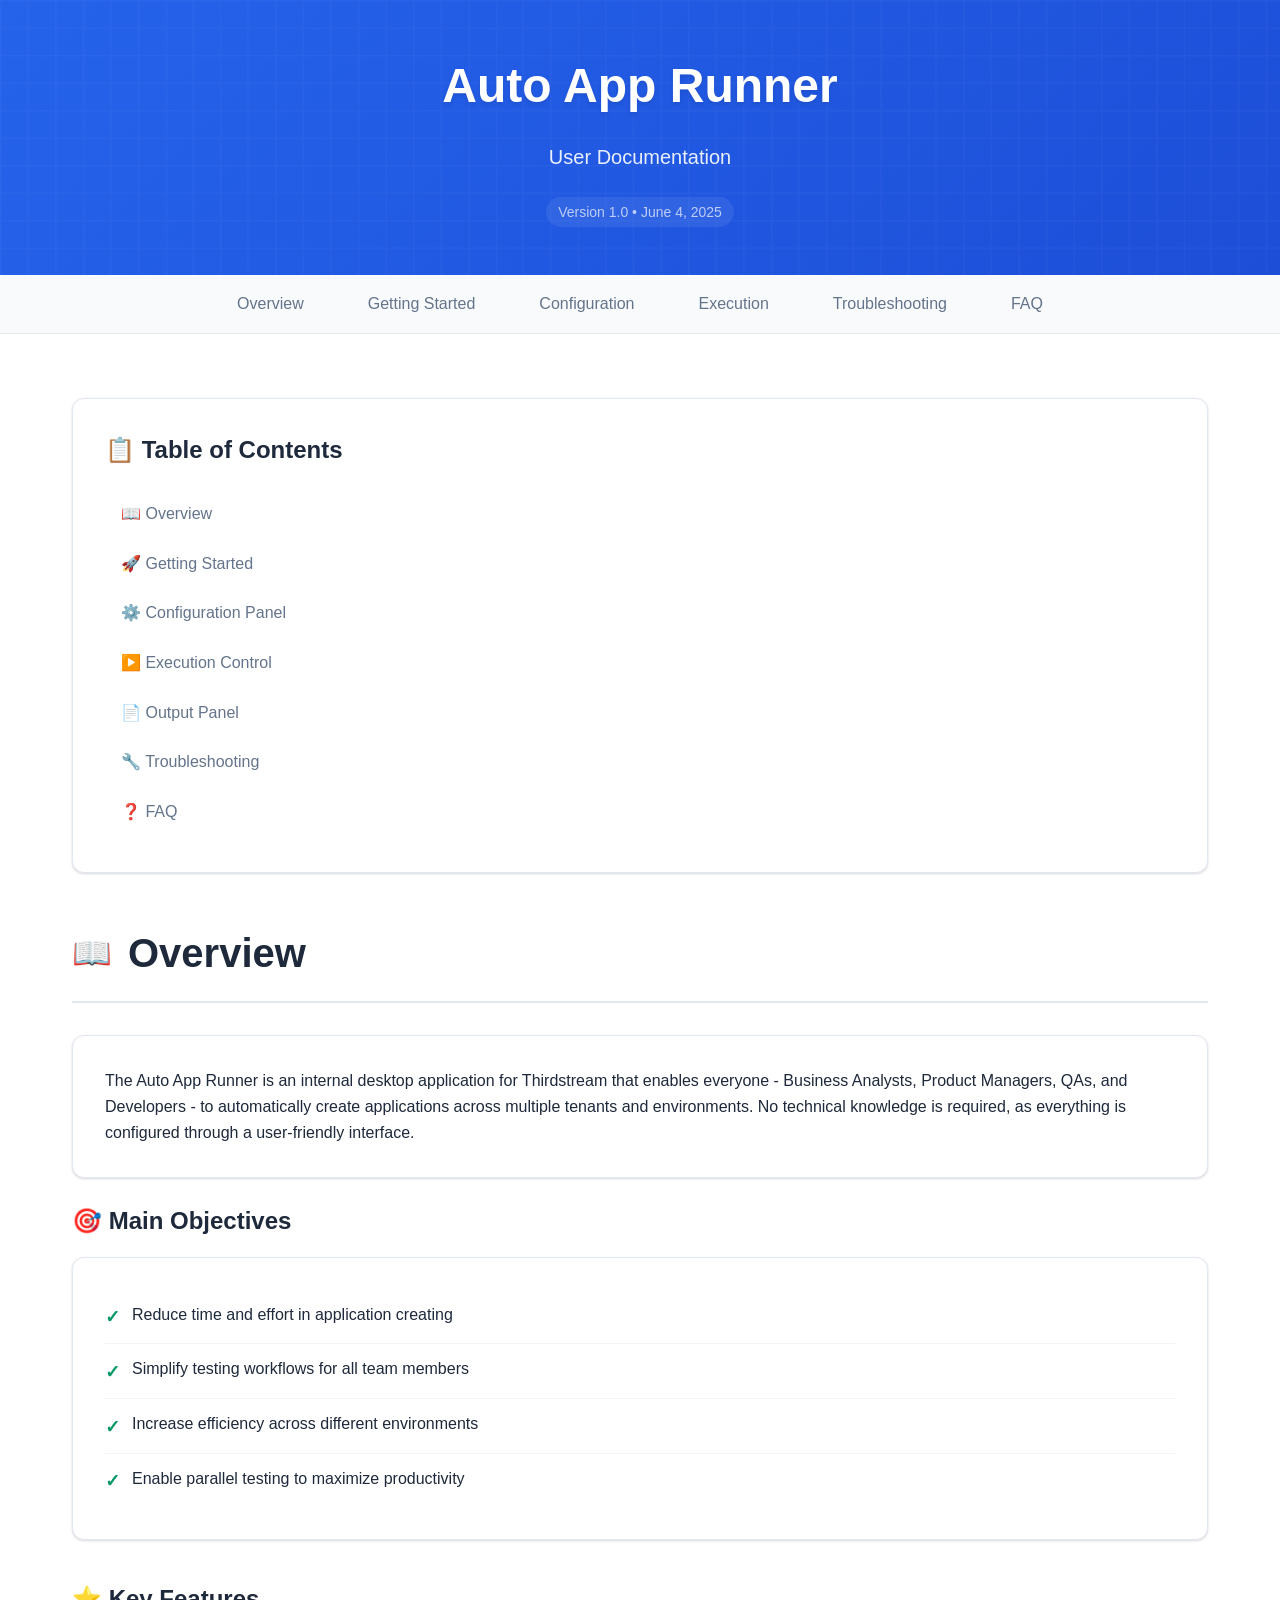
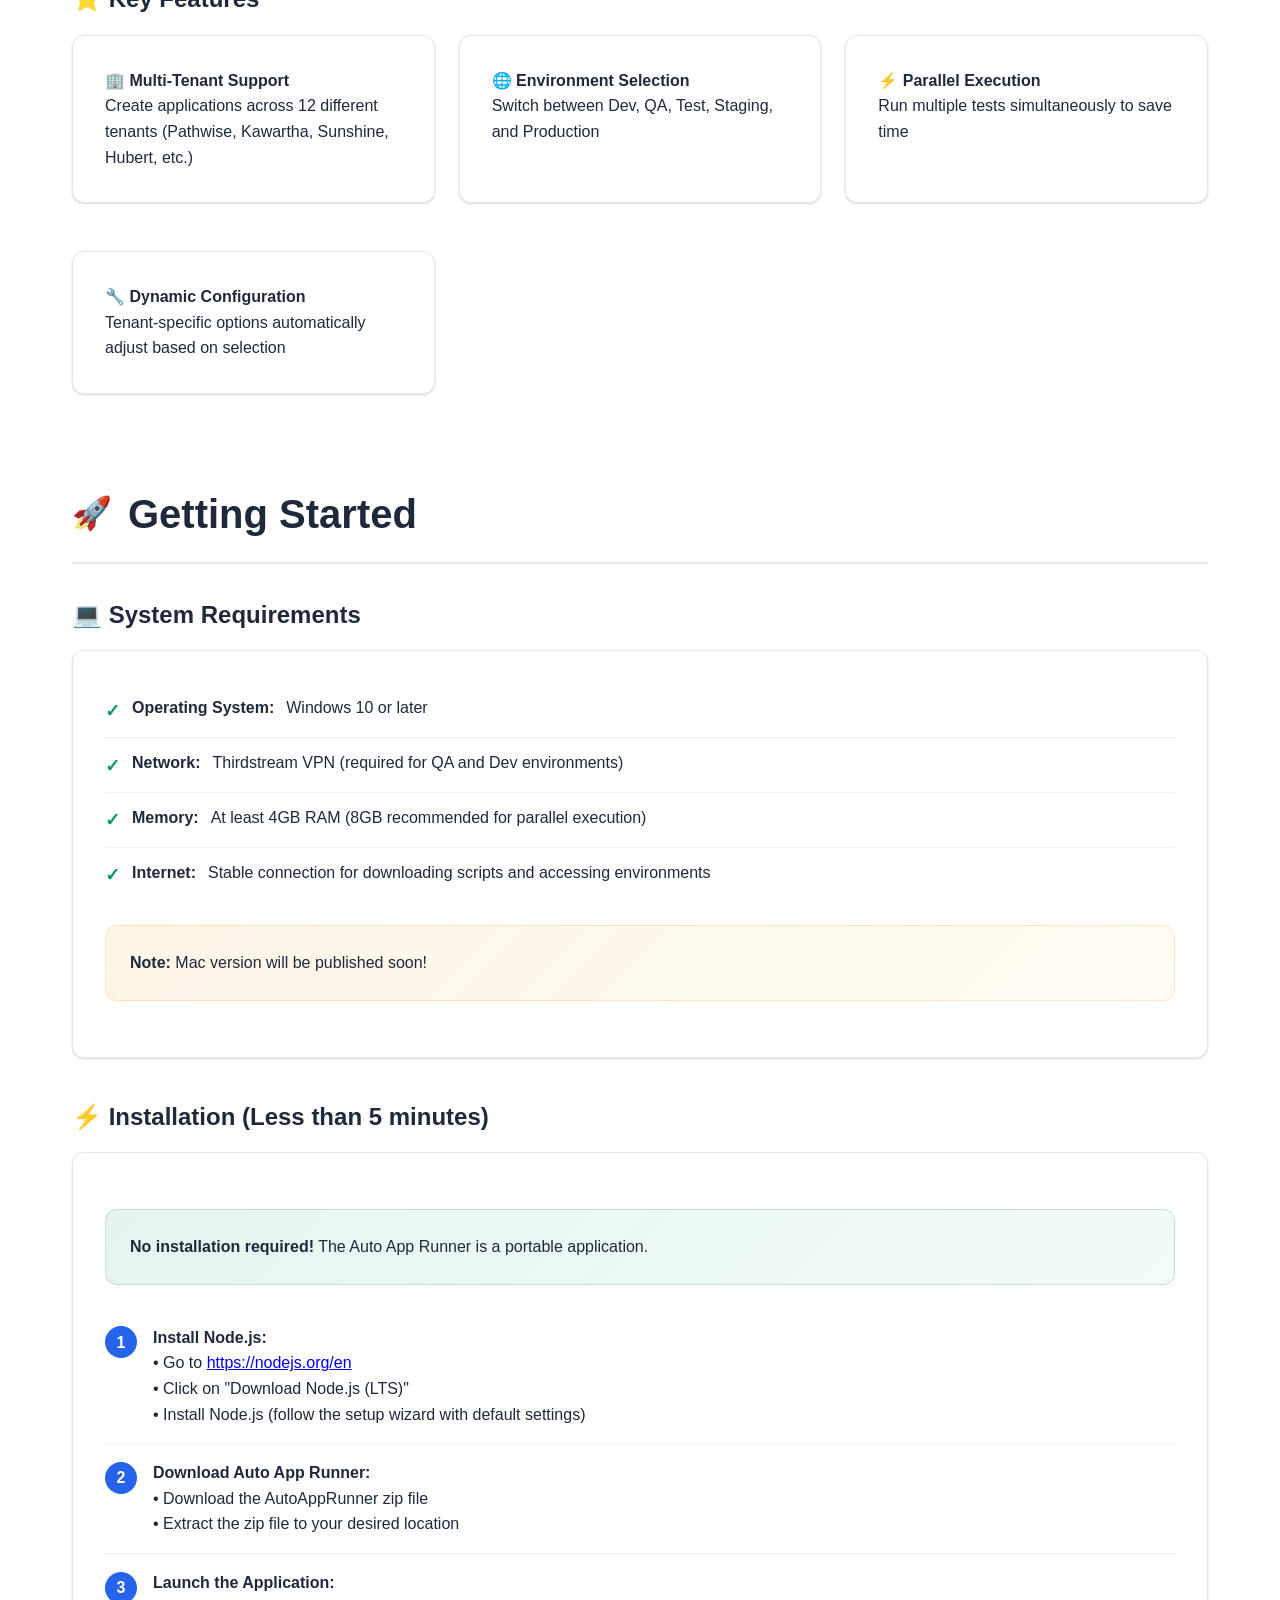
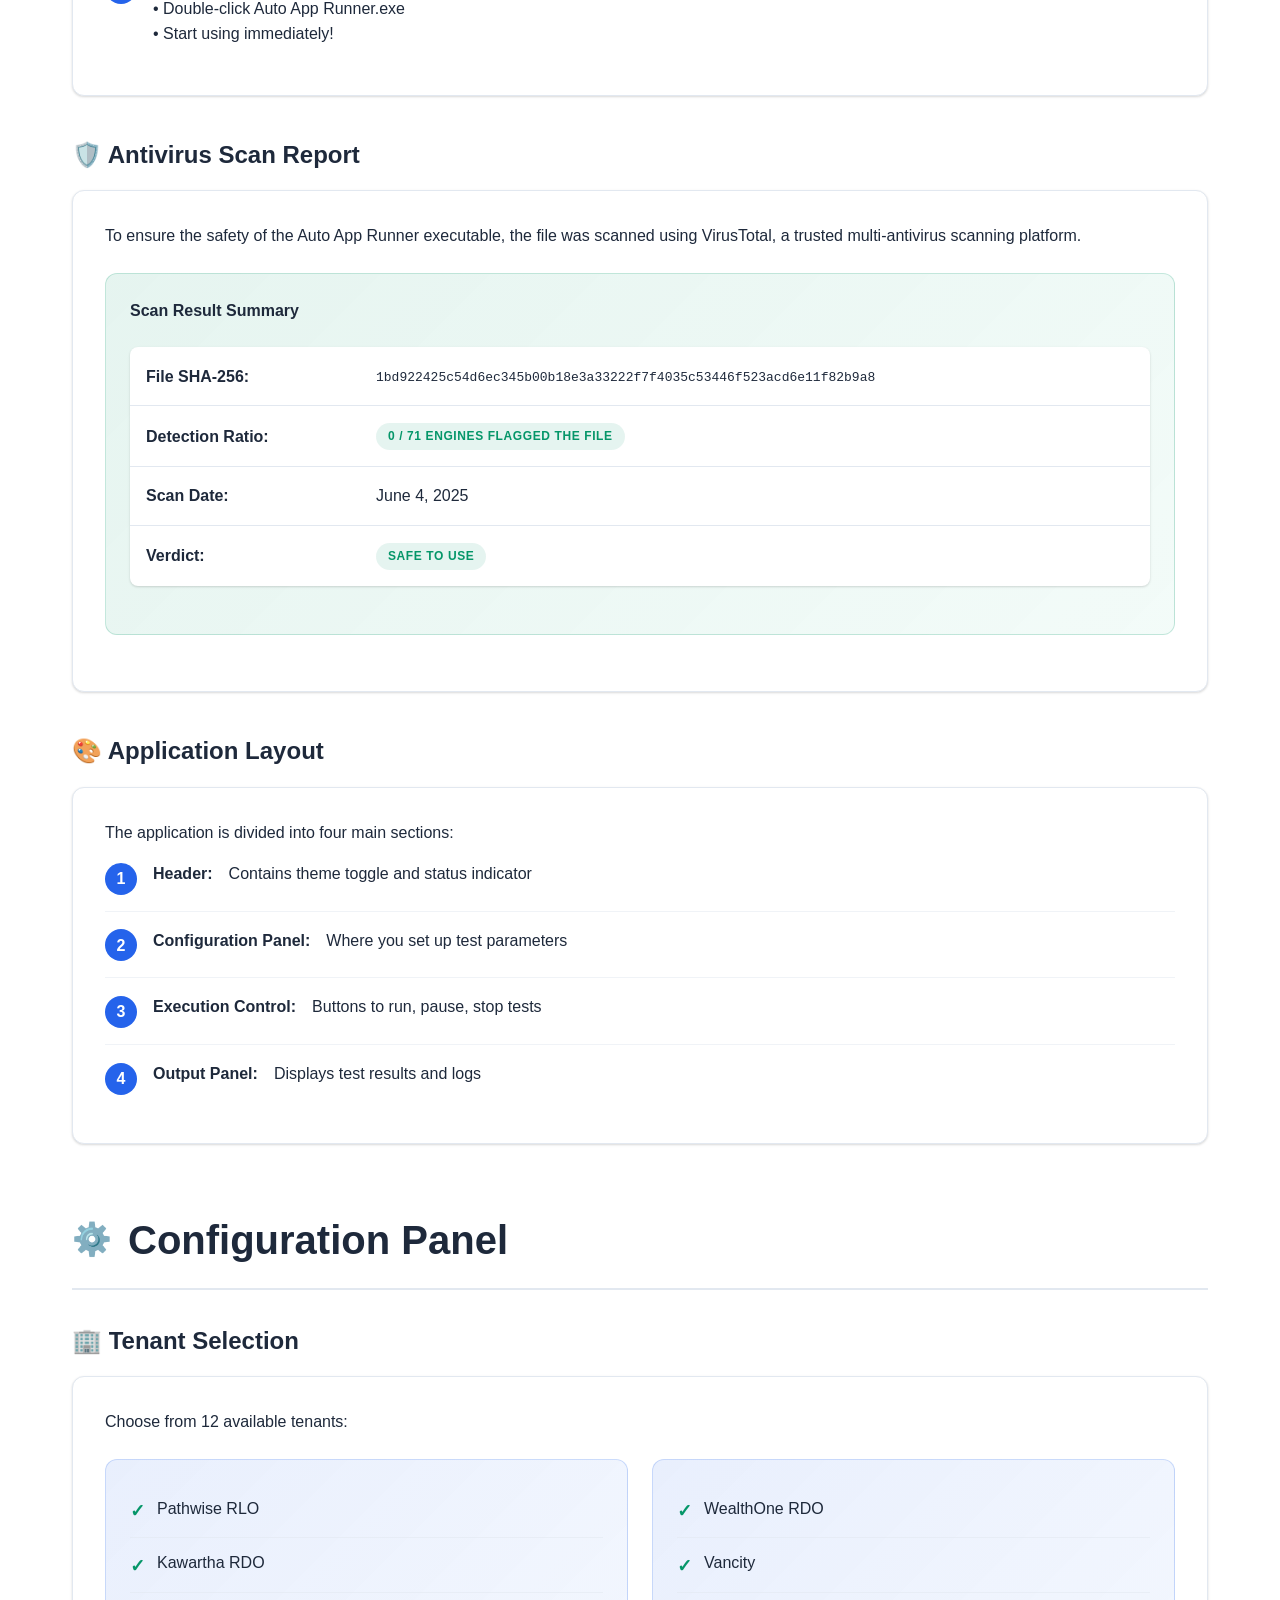
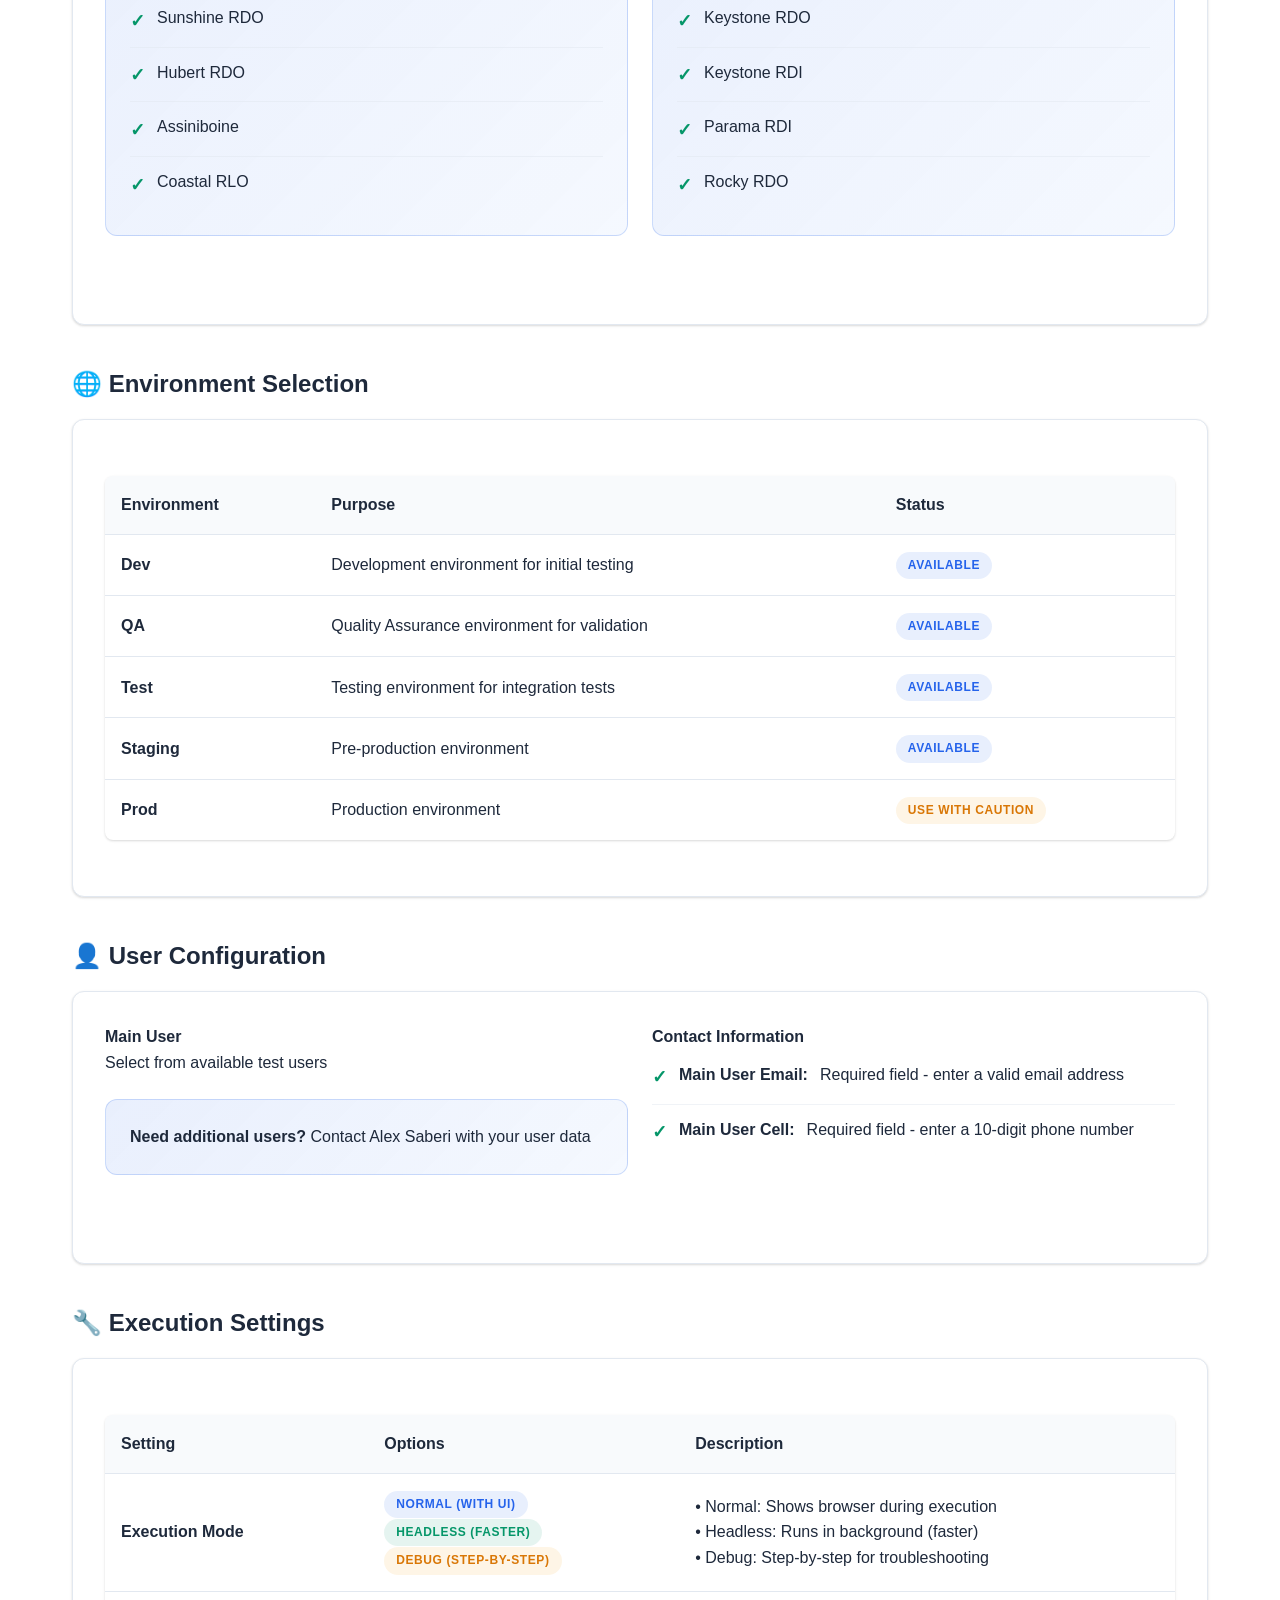
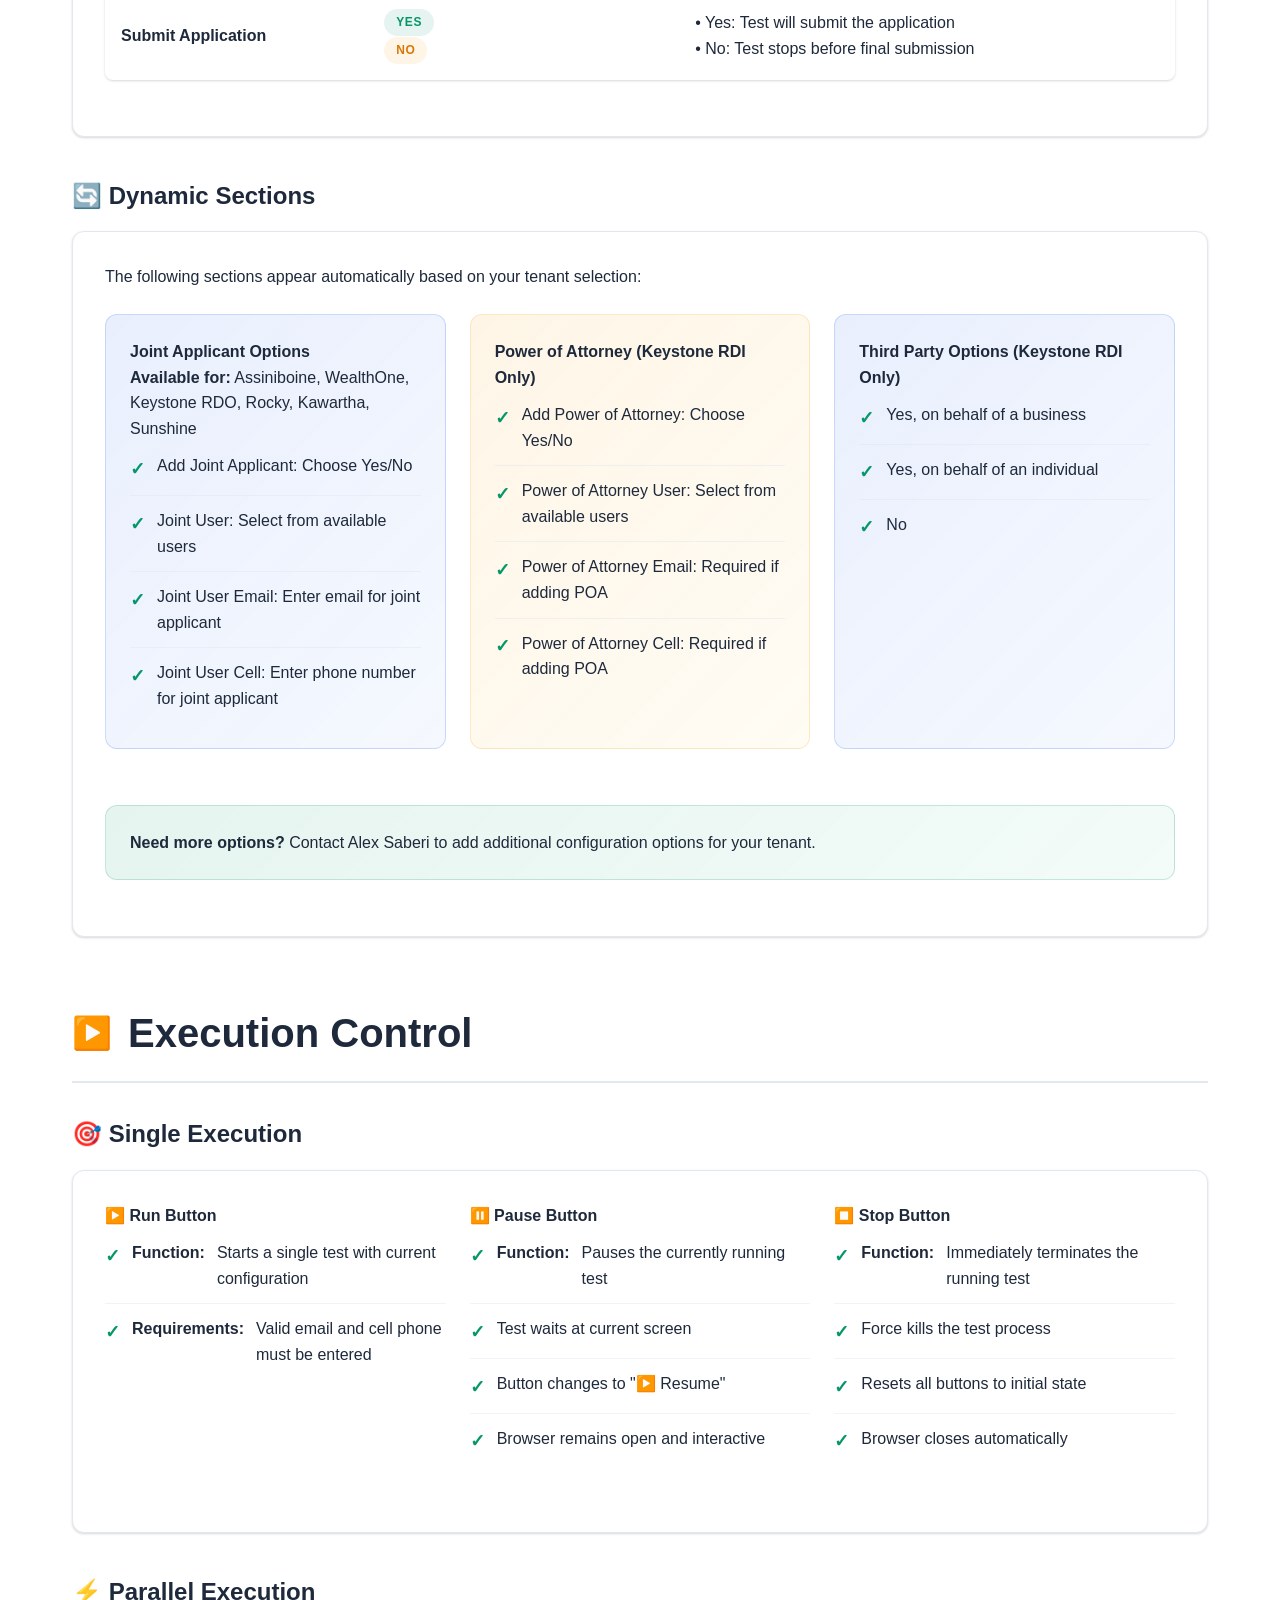
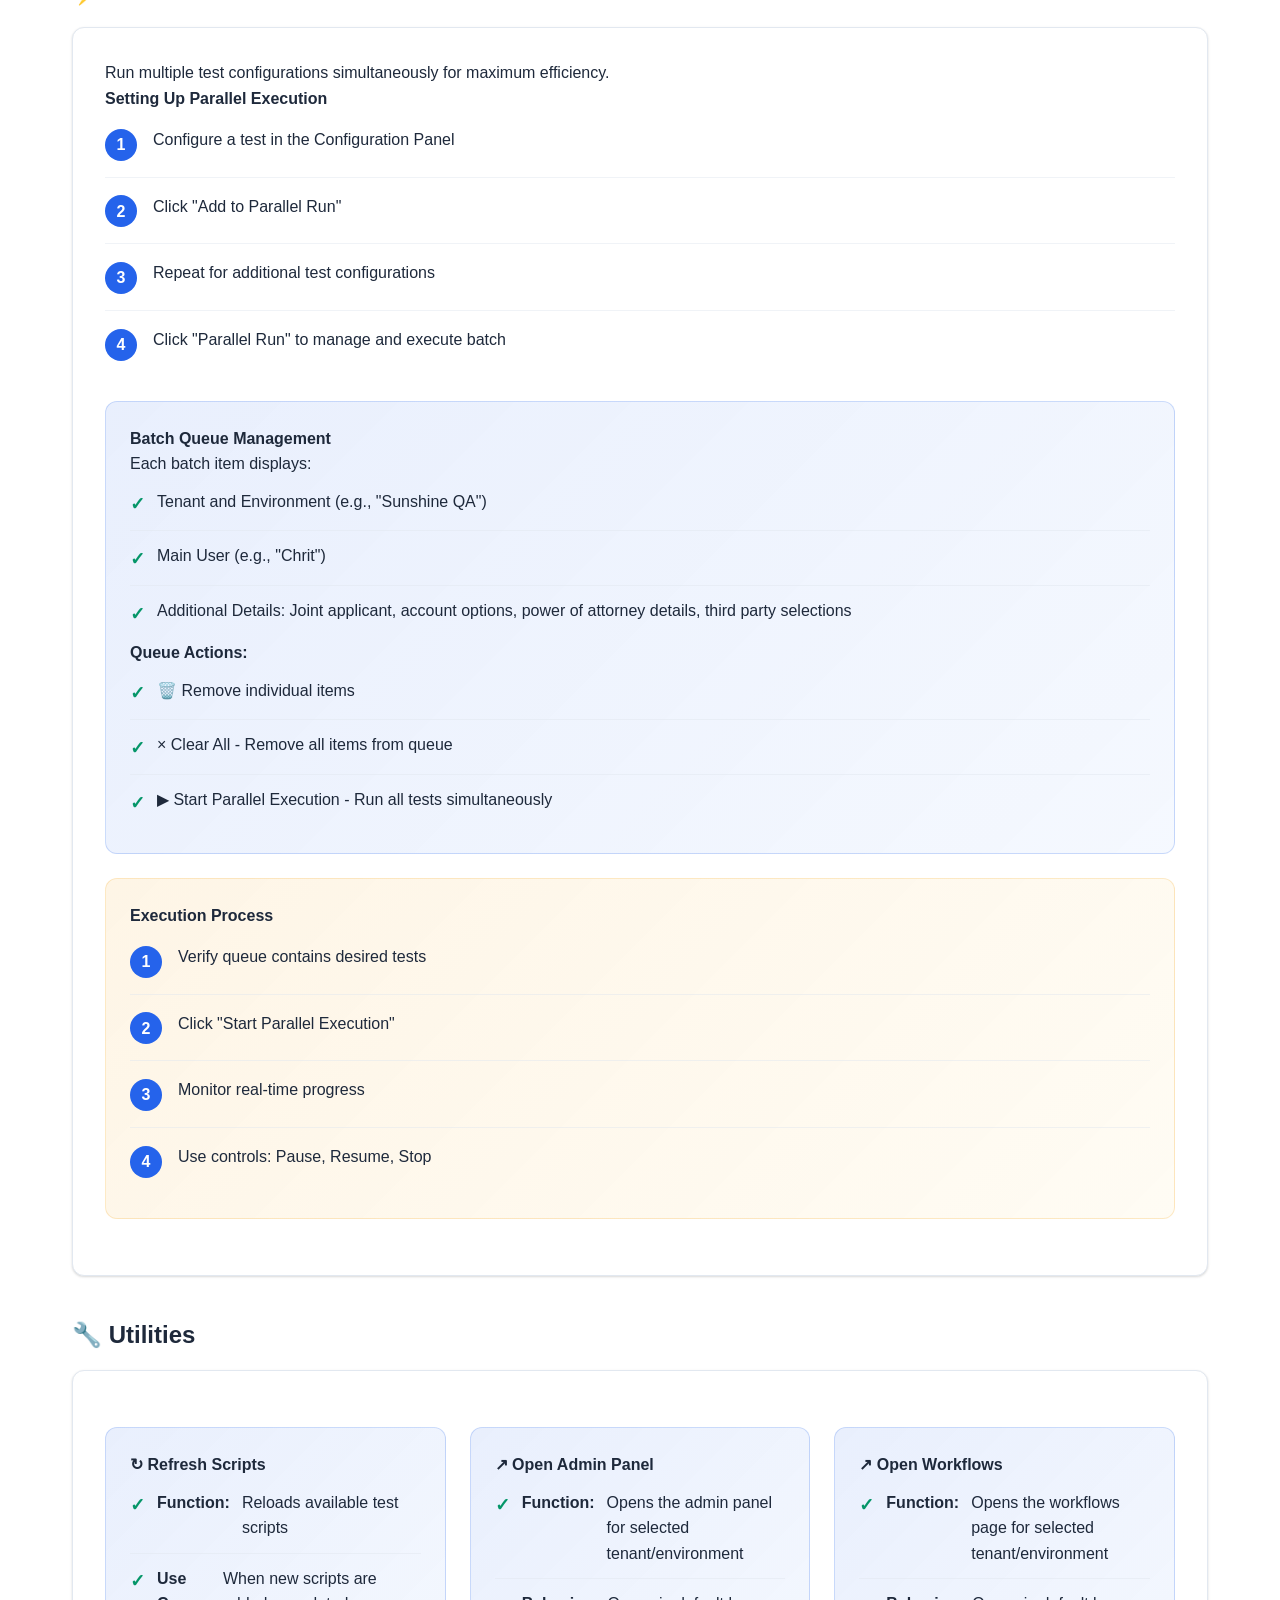
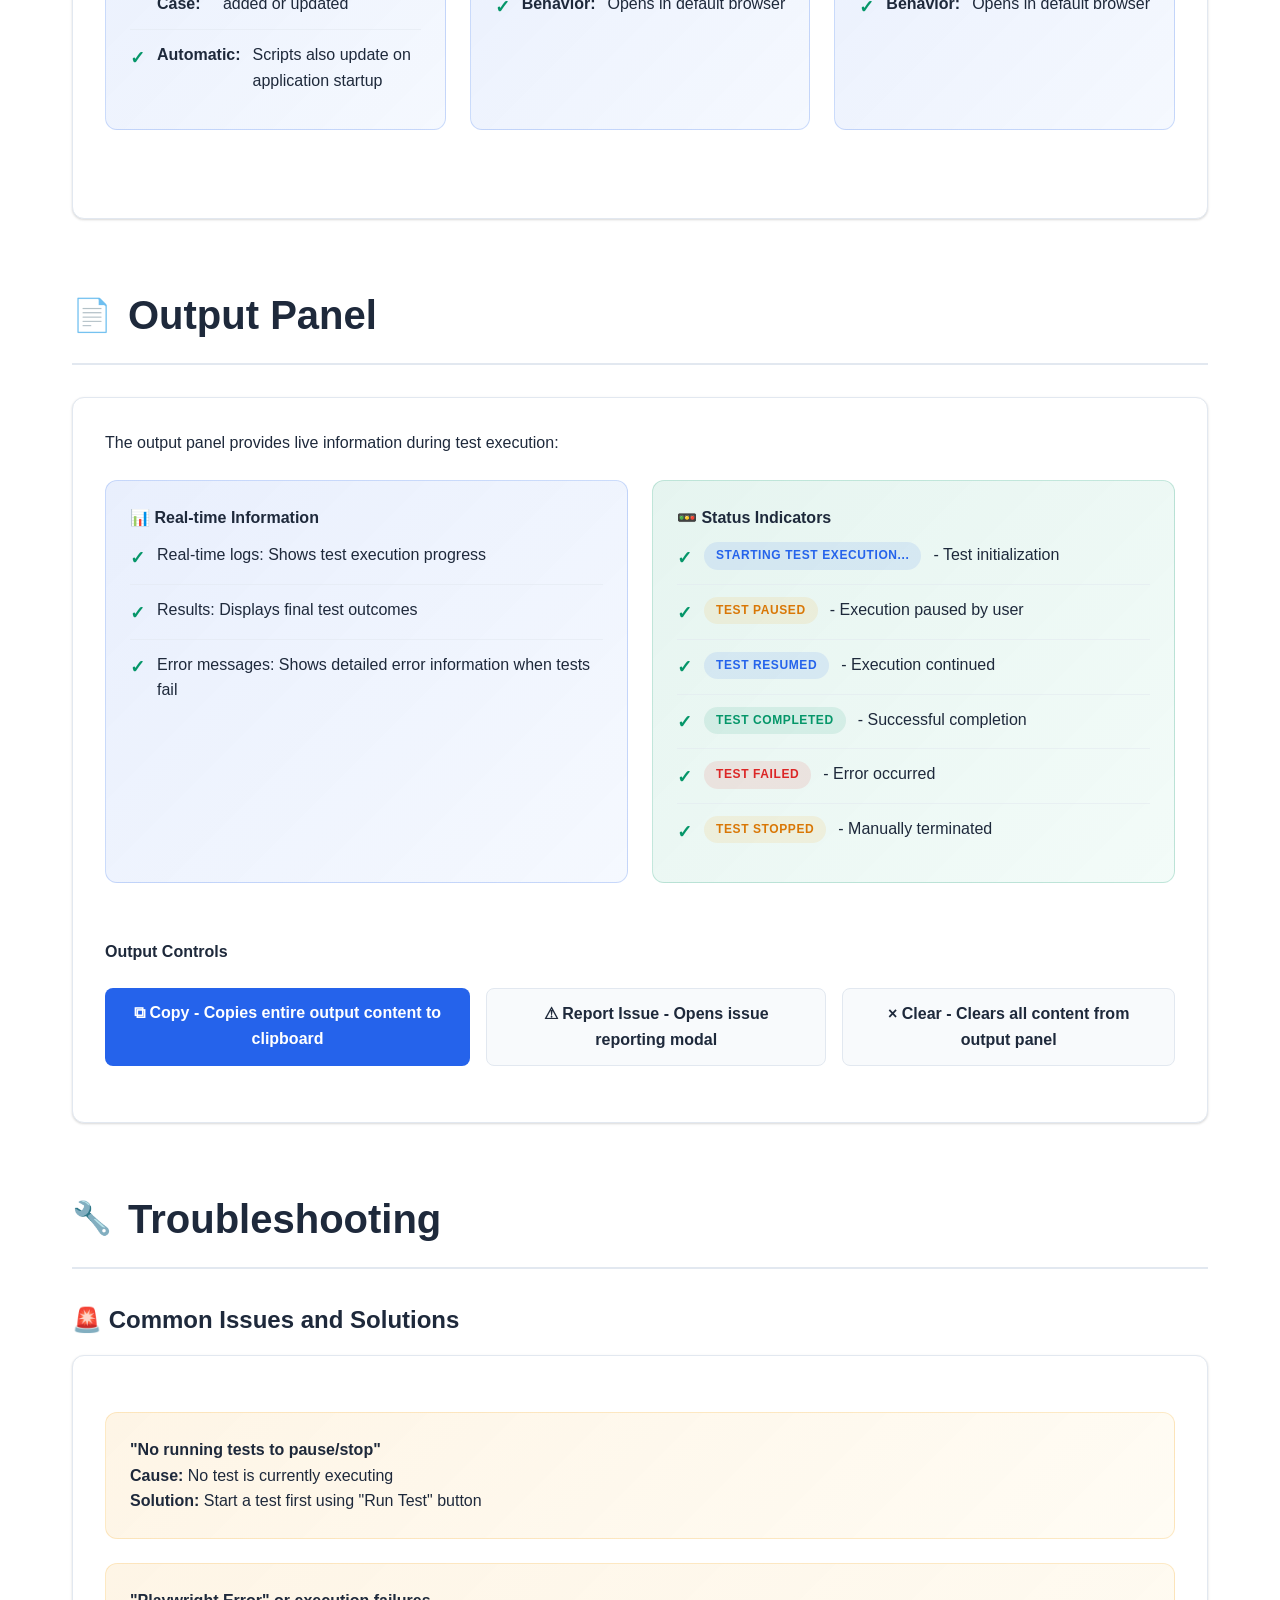
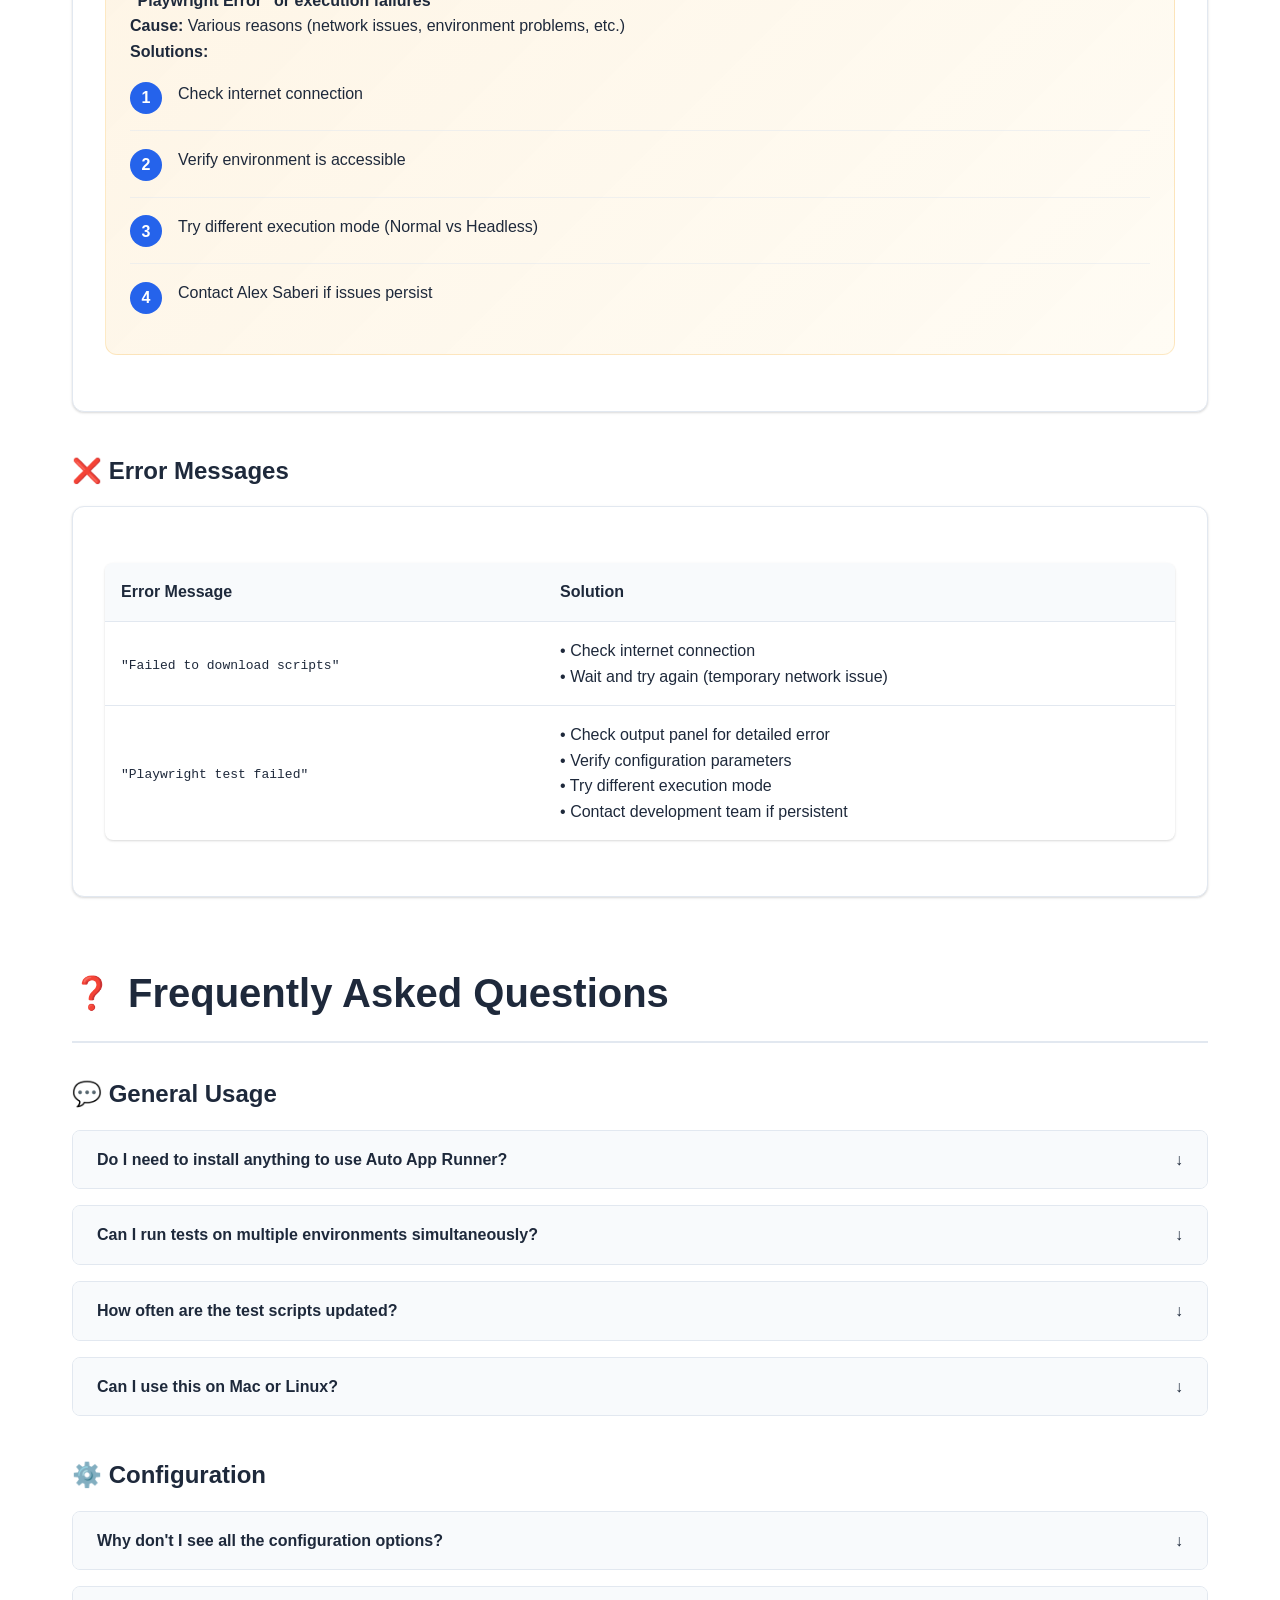
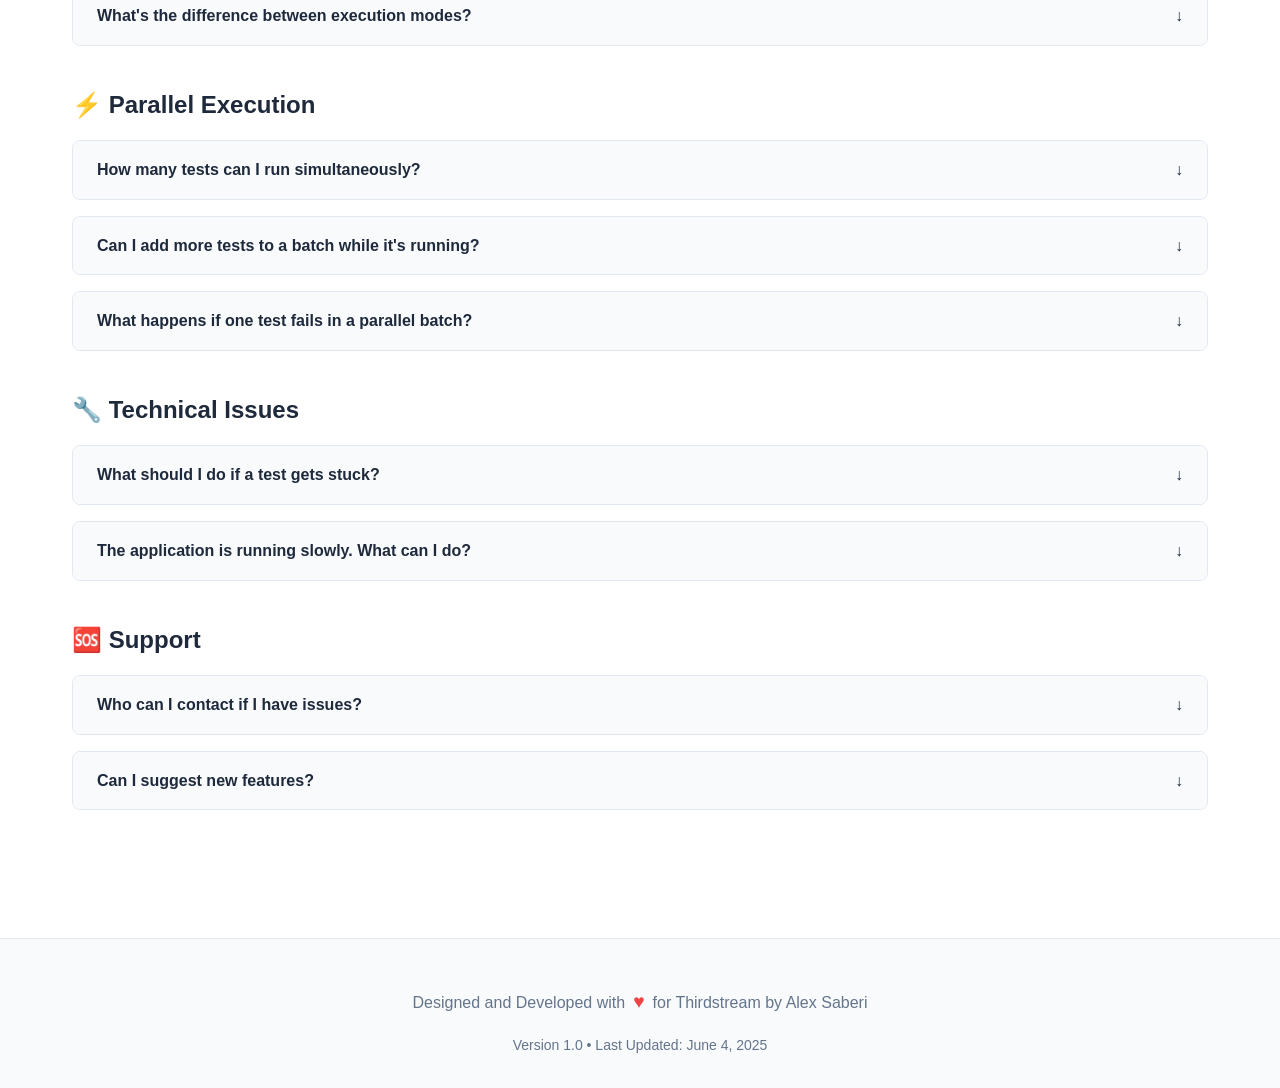
<file: docs.html>
<!DOCTYPE html>
<html lang="en">
<head>
    <meta charset="UTF-8">
    <meta name="viewport" content="width=device-width, initial-scale=1.0">
    <title>Auto App Runner - User Documentation</title>
    <style>
        :root {
            --primary-color: #2563eb;
            --secondary-color: #64748b;
            --success-color: #059669;
            --warning-color: #d97706;
            --error-color: #dc2626;
            --background-color: #ffffff;
            --surface-color: #f8fafc;
            --text-primary: #1e293b;
            --text-secondary: #64748b;
            --border-color: #e2e8f0;
            --shadow: 0 1px 3px 0 rgba(0, 0, 0, 0.1), 0 1px 2px 0 rgba(0, 0, 0, 0.06);
            --shadow-lg: 0 10px 15px -3px rgba(0, 0, 0, 0.1), 0 4px 6px -2px rgba(0, 0, 0, 0.05);
        }

        * {
            margin: 0;
            padding: 0;
            box-sizing: border-box;
        }

        body {
            font-family: -apple-system, BlinkMacSystemFont, 'Segoe UI', Roboto, Oxygen, Ubuntu, Cantarell, sans-serif;
            line-height: 1.6;
            color: var(--text-primary);
            background-color: var(--background-color);
            scroll-behavior: smooth;
        }

        .container {
            max-width: 1200px;
            margin: 0 auto;
            padding: 0 2rem;
        }

        .header {
            background: linear-gradient(135deg, var(--primary-color), #1d4ed8);
            color: white;
            padding: 3rem 0;
            text-align: center;
            position: relative;
            overflow: hidden;
        }

        .header::before {
            content: '';
            position: absolute;
            top: 0;
            left: 0;
            right: 0;
            bottom: 0;
            background: url('data:image/svg+xml,<svg xmlns="http://www.w3.org/2000/svg" viewBox="0 0 100 100"><defs><pattern id="grid" width="10" height="10" patternUnits="userSpaceOnUse"><path d="M 10 0 L 0 0 0 10" fill="none" stroke="rgba(255,255,255,0.1)" stroke-width="1"/></pattern></defs><rect width="100" height="100" fill="url(%23grid)"/></svg>');
            opacity: 0.3;
        }

        .header-content {
            position: relative;
            z-index: 1;
        }

        .header h1 {
            font-size: 3rem;
            font-weight: 700;
            margin-bottom: 1rem;
            text-shadow: 0 2px 4px rgba(0, 0, 0, 0.1);
        }

        .header .subtitle {
            font-size: 1.25rem;
            opacity: 0.9;
            margin-bottom: 0.5rem;
        }

        .header .version {
            font-size: 0.875rem;
            opacity: 0.7;
            background: rgba(255, 255, 255, 0.1);
            display: inline-block;
            padding: 0.25rem 0.75rem;
            border-radius: 1rem;
            margin-top: 1rem;
        }

        .nav {
            background: var(--surface-color);
            border-bottom: 1px solid var(--border-color);
            position: sticky;
            top: 0;
            z-index: 100;
            backdrop-filter: blur(10px);
            background: rgba(248, 250, 252, 0.95);
        }

        .nav-container {
            display: flex;
            justify-content: center;
            padding: 1rem 0;
        }

        .nav-links {
            display: flex;
            gap: 2rem;
            list-style: none;
            margin: 0;
            padding: 0;
        }

        .nav-links a {
            color: var(--text-secondary);
            text-decoration: none;
            font-weight: 500;
            padding: 0.5rem 1rem;
            border-radius: 0.5rem;
            transition: all 0.2s ease;
        }

        .nav-links a:hover {
            color: var(--primary-color);
            background: rgba(37, 99, 235, 0.1);
        }

        .main {
            padding: 4rem 0;
        }

        .section {
            margin-bottom: 4rem;
            scroll-margin-top: 5rem;
        }

        .section-header {
            display: flex;
            align-items: center;
            gap: 1rem;
            margin-bottom: 2rem;
            padding-bottom: 1rem;
            border-bottom: 2px solid var(--border-color);
        }

        .section-icon {
            font-size: 2rem;
            color: var(--primary-color);
        }

        .section-title {
            font-size: 2.5rem;
            font-weight: 700;
            color: var(--text-primary);
        }

        .subsection {
            margin-bottom: 2.5rem;
        }

        .subsection-title {
            font-size: 1.5rem;
            font-weight: 600;
            color: var(--text-primary);
            margin-bottom: 1rem;
            display: flex;
            align-items: center;
            gap: 0.5rem;
        }

        .card {
            background: white;
            border-radius: 0.75rem;
            padding: 2rem;
            box-shadow: var(--shadow);
            border: 1px solid var(--border-color);
            margin-bottom: 1.5rem;
        }

        .card-grid {
            display: grid;
            grid-template-columns: repeat(auto-fit, minmax(300px, 1fr));
            gap: 1.5rem;
            margin-bottom: 2rem;
        }

        .highlight-box {
            background: linear-gradient(135deg, rgba(37, 99, 235, 0.1), rgba(59, 130, 246, 0.05));
            border: 1px solid rgba(37, 99, 235, 0.2);
            border-radius: 0.75rem;
            padding: 1.5rem;
            margin: 1.5rem 0;
        }

        .warning-box {
            background: linear-gradient(135deg, rgba(245, 158, 11, 0.1), rgba(251, 191, 36, 0.05));
            border: 1px solid rgba(245, 158, 11, 0.2);
            border-radius: 0.75rem;
            padding: 1.5rem;
            margin: 1.5rem 0;
        }

        .success-box {
            background: linear-gradient(135deg, rgba(5, 150, 105, 0.1), rgba(16, 185, 129, 0.05));
            border: 1px solid rgba(5, 150, 105, 0.2);
            border-radius: 0.75rem;
            padding: 1.5rem;
            margin: 1.5rem 0;
        }

        .feature-list {
            list-style: none;
            padding: 0;
        }

        .feature-list li {
            display: flex;
            align-items: flex-start;
            gap: 0.75rem;
            padding: 0.75rem 0;
            border-bottom: 1px solid rgba(226, 232, 240, 0.5);
        }

        .feature-list li:last-child {
            border-bottom: none;
        }

        .feature-list li::before {
            content: '✓';
            color: var(--success-color);
            font-weight: bold;
            font-size: 1.1rem;
            margin-top: 0.1rem;
        }

        .step-list {
            counter-reset: step-counter;
            list-style: none;
            padding: 0;
        }

        .step-list li {
            counter-increment: step-counter;
            display: flex;
            align-items: flex-start;
            gap: 1rem;
            padding: 1rem 0;
            border-bottom: 1px solid rgba(226, 232, 240, 0.5);
        }

        .step-list li:last-child {
            border-bottom: none;
        }

        .step-list li::before {
            content: counter(step-counter);
            background: var(--primary-color);
            color: white;
            border-radius: 50%;
            width: 2rem;
            height: 2rem;
            display: flex;
            align-items: center;
            justify-content: center;
            font-weight: bold;
            flex-shrink: 0;
            margin-top: 0.1rem;
        }

        .code-block {
            background: #f1f5f9;
            border: 1px solid var(--border-color);
            border-radius: 0.5rem;
            padding: 1rem;
            font-family: 'Monaco', 'Menlo', 'Ubuntu Mono', monospace;
            font-size: 0.875rem;
            overflow-x: auto;
            margin: 1rem 0;
        }

        .badge {
            display: inline-block;
            padding: 0.25rem 0.75rem;
            border-radius: 1rem;
            font-size: 0.75rem;
            font-weight: 600;
            text-transform: uppercase;
            letter-spacing: 0.05em;
        }

        .badge-primary {
            background: rgba(37, 99, 235, 0.1);
            color: var(--primary-color);
        }

        .badge-success {
            background: rgba(5, 150, 105, 0.1);
            color: var(--success-color);
        }

        .badge-warning {
            background: rgba(245, 158, 11, 0.1);
            color: var(--warning-color);
        }

        .badge-error {
            background: rgba(220, 38, 38, 0.1);
            color: var(--error-color);
        }

        .table {
            width: 100%;
            border-collapse: collapse;
            background: white;
            border-radius: 0.5rem;
            overflow: hidden;
            box-shadow: var(--shadow);
            margin: 1.5rem 0;
        }

        .table th,
        .table td {
            padding: 1rem;
            text-align: left;
            border-bottom: 1px solid var(--border-color);
        }

        .table th {
            background: var(--surface-color);
            font-weight: 600;
            color: var(--text-primary);
        }

        .table tr:last-child td {
            border-bottom: none;
        }

        .table tr:hover {
            background: rgba(248, 250, 252, 0.5);
        }

        .faq-item {
            background: white;
            border: 1px solid var(--border-color);
            border-radius: 0.5rem;
            margin-bottom: 1rem;
            overflow: hidden;
        }

        .faq-question {
            background: var(--surface-color);
            padding: 1rem 1.5rem;
            font-weight: 600;
            color: var(--text-primary);
            cursor: pointer;
            display: flex;
            justify-content: space-between;
            align-items: center;
            transition: background-color 0.2s ease;
        }

        .faq-question:hover {
            background: rgba(248, 250, 252, 0.8);
        }

        .faq-answer {
            padding: 1.5rem;
            display: none;
        }

        .faq-item.active .faq-answer {
            display: block;
        }

        .faq-item.active .faq-question::after {
            transform: rotate(180deg);
        }

        .faq-question::after {
            content: '↓';
            transition: transform 0.2s ease;
        }

        .screenshot {
            width: 100%;
            max-width: 600px;
            border-radius: 0.5rem;
            box-shadow: var(--shadow-lg);
            margin: 1.5rem 0;
        }

        .button-group {
            display: flex;
            gap: 1rem;
            margin: 1.5rem 0;
        }

        .btn {
            padding: 0.75rem 1.5rem;
            border: none;
            border-radius: 0.5rem;
            font-weight: 600;
            text-decoration: none;
            display: inline-block;
            text-align: center;
            transition: all 0.2s ease;
            cursor: pointer;
        }

        .btn-primary {
            background: var(--primary-color);
            color: white;
        }

        .btn-primary:hover {
            background: #1d4ed8;
            transform: translateY(-1px);
            box-shadow: var(--shadow-lg);
        }

        .btn-secondary {
            background: var(--surface-color);
            color: var(--text-primary);
            border: 1px solid var(--border-color);
        }

        .btn-secondary:hover {
            background: #e2e8f0;
        }

        .footer {
            background: var(--surface-color);
            border-top: 1px solid var(--border-color);
            padding: 3rem 0 2rem;
            text-align: center;
            color: var(--text-secondary);
        }

        .footer-content {
            display: flex;
            justify-content: center;
            align-items: center;
            gap: 0.5rem;
            margin-bottom: 1rem;
        }

        .footer-heart {
            color: #ef4444;
            font-size: 1.2rem;
        }

        .toc {
            background: white;
            border: 1px solid var(--border-color);
            border-radius: 0.75rem;
            padding: 2rem;
            margin-bottom: 3rem;
            box-shadow: var(--shadow);
        }

        .toc-title {
            font-size: 1.5rem;
            font-weight: 600;
            margin-bottom: 1.5rem;
            color: var(--text-primary);
            display: flex;
            align-items: center;
            gap: 0.5rem;
        }

        .toc-list {
            list-style: none;
            padding: 0;
        }

        .toc-list li {
            margin-bottom: 0.5rem;
        }

        .toc-list a {
            color: var(--text-secondary);
            text-decoration: none;
            padding: 0.5rem 0;
            display: block;
            border-radius: 0.25rem;
            padding-left: 1rem;
            transition: all 0.2s ease;
        }

        .toc-list a:hover {
            color: var(--primary-color);
            background: rgba(37, 99, 235, 0.05);
            padding-left: 1.5rem;
        }

        @media (max-width: 768px) {
            .container {
                padding: 0 1rem;
            }

            .header h1 {
                font-size: 2rem;
            }

            .nav-links {
                flex-wrap: wrap;
                gap: 1rem;
                justify-content: center;
            }

            .card-grid {
                grid-template-columns: 1fr;
            }

            .section-title {
                font-size: 2rem;
            }

            .button-group {
                flex-direction: column;
            }
        }

        @media print {
            .nav, .footer {
                display: none;
            }

            .header {
                background: none !important;
                color: var(--text-primary) !important;
            }

            .card, .highlight-box, .warning-box, .success-box {
                box-shadow: none;
                border: 1px solid var(--border-color);
            }
        }
    </style>
</head>
<body>
    <header class="header">
        <div class="container">
            <div class="header-content">
                <h1>Auto App Runner</h1>
                <div class="subtitle">User Documentation</div>
                <div class="version">Version 1.0 • June 4, 2025</div>
            </div>
        </div>
    </header>

    <nav class="nav">
        <div class="container">
            <div class="nav-container">
                <ul class="nav-links">
                    <li><a href="#overview">Overview</a></li>
                    <li><a href="#getting-started">Getting Started</a></li>
                    <li><a href="#configuration">Configuration</a></li>
                    <li><a href="#execution">Execution</a></li>
                    <li><a href="#troubleshooting">Troubleshooting</a></li>
                    <li><a href="#faq">FAQ</a></li>
                </ul>
            </div>
        </div>
    </nav>

    <main class="main">
        <div class="container">
            <div class="toc">
                <div class="toc-title">📋 Table of Contents</div>
                <ul class="toc-list">
                    <li><a href="#overview">📖 Overview</a></li>
                    <li><a href="#getting-started">🚀 Getting Started</a></li>
                    <li><a href="#configuration">⚙️ Configuration Panel</a></li>
                    <li><a href="#execution">▶️ Execution Control</a></li>
                    <li><a href="#output">📄 Output Panel</a></li>
                    <li><a href="#troubleshooting">🔧 Troubleshooting</a></li>
                    <li><a href="#faq">❓ FAQ</a></li>
                </ul>
            </div>

            <section id="overview" class="section">
                <div class="section-header">
                    <div class="section-icon">📖</div>
                    <h2 class="section-title">Overview</h2>
                </div>

                <div class="card">
                    <p>The Auto App Runner is an internal desktop application for Thirdstream that enables everyone - Business Analysts, Product Managers, QAs, and Developers - to automatically create applications across multiple tenants and environments. No technical knowledge is required, as everything is configured through a user-friendly interface.</p>
                </div>

                <div class="subsection">
                    <h3 class="subsection-title">🎯 Main Objectives</h3>
                    <div class="card">
                        <ul class="feature-list">
                            <li>Reduce time and effort in application creating</li>
                            <li>Simplify testing workflows for all team members</li>
                            <li>Increase efficiency across different environments</li>
                            <li>Enable parallel testing to maximize productivity</li>
                        </ul>
                    </div>
                </div>

                <div class="subsection">
                    <h3 class="subsection-title">⭐ Key Features</h3>
                    <div class="card-grid">
                        <div class="card">
                            <h4>🏢 Multi-Tenant Support</h4>
                            <p>Create applications across 12 different tenants (Pathwise, Kawartha, Sunshine, Hubert, etc.)</p>
                        </div>
                        <div class="card">
                            <h4>🌐 Environment Selection</h4>
                            <p>Switch between Dev, QA, Test, Staging, and Production</p>
                        </div>
                        <div class="card">
                            <h4>⚡ Parallel Execution</h4>
                            <p>Run multiple tests simultaneously to save time</p>
                        </div>
                        <div class="card">
                            <h4>🔧 Dynamic Configuration</h4>
                            <p>Tenant-specific options automatically adjust based on selection</p>
                        </div>
                    </div>
                </div>
            </section>

            <section id="getting-started" class="section">
                <div class="section-header">
                    <div class="section-icon">🚀</div>
                    <h2 class="section-title">Getting Started</h2>
                </div>

                <div class="subsection">
                    <h3 class="subsection-title">💻 System Requirements</h3>
                    <div class="card">
                        <ul class="feature-list">
                            <li><strong>Operating System:</strong> Windows 10 or later</li>
                            <li><strong>Network:</strong> Thirdstream VPN (required for QA and Dev environments)</li>
                            <li><strong>Memory:</strong> At least 4GB RAM (8GB recommended for parallel execution)</li>
                            <li><strong>Internet:</strong> Stable connection for downloading scripts and accessing environments</li>
                        </ul>
                        <div class="warning-box">
                            <strong>Note:</strong> Mac version will be published soon!
                        </div>
                    </div>
                </div>

                <div class="subsection">
                    <h3 class="subsection-title">⚡ Installation (Less than 5 minutes)</h3>
                    <div class="card">
                        <div class="success-box">
                            <strong>No installation required!</strong> The Auto App Runner is a portable application.
                        </div>
                        
                        <ol class="step-list">
                            <li>
                                <div>
                                    <strong>Install Node.js:</strong><br>
                                    • Go to <a href="https://nodejs.org/en" target="_blank">https://nodejs.org/en</a><br>
                                    • Click on "Download Node.js (LTS)"<br>
                                    • Install Node.js (follow the setup wizard with default settings)
                                </div>
                            </li>
                            <li>
                                <div>
                                    <strong>Download Auto App Runner:</strong><br>
                                    • Download the AutoAppRunner zip file<br>
                                    • Extract the zip file to your desired location
                                </div>
                            </li>
                            <li>
                                <div>
                                    <strong>Launch the Application:</strong><br>
                                    • Double-click Auto App Runner.exe<br>
                                    • Start using immediately!
                                </div>
                            </li>
                        </ol>
                    </div>
                </div>

                <div class="subsection">
                    <h3 class="subsection-title">🛡️ Antivirus Scan Report</h3>
                    <div class="card">
                        <p>To ensure the safety of the Auto App Runner executable, the file was scanned using VirusTotal, a trusted multi-antivirus scanning platform.</p>
                        
                        <div class="success-box">
                            <h4>Scan Result Summary</h4>
                            <table class="table">
                                <tr>
                                    <td><strong>File SHA-256:</strong></td>
                                    <td><code>1bd922425c54d6ec345b00b18e3a33222f7f4035c53446f523acd6e11f82b9a8</code></td>
                                </tr>
                                <tr>
                                    <td><strong>Detection Ratio:</strong></td>
                                    <td><span class="badge badge-success">0 / 71 engines flagged the file</span></td>
                                </tr>
                                <tr>
                                    <td><strong>Scan Date:</strong></td>
                                    <td>June 4, 2025</td>
                                </tr>
                                <tr>
                                    <td><strong>Verdict:</strong></td>
                                    <td><span class="badge badge-success">Safe to use</span></td>
                                </tr>
                            </table>
                        </div>
                    </div>
                </div>

                <div class="subsection">
                    <h3 class="subsection-title">🎨 Application Layout</h3>
                    <div class="card">
                        <p>The application is divided into four main sections:</p>
                        <ol class="step-list">
                            <li><strong>Header:</strong> Contains theme toggle and status indicator</li>
                            <li><strong>Configuration Panel:</strong> Where you set up test parameters</li>
                            <li><strong>Execution Control:</strong> Buttons to run, pause, stop tests</li>
                            <li><strong>Output Panel:</strong> Displays test results and logs</li>
                        </ol>
                    </div>
                </div>
            </section>

            <section id="configuration" class="section">
                <div class="section-header">
                    <div class="section-icon">⚙️</div>
                    <h2 class="section-title">Configuration Panel</h2>
                </div>

                <div class="subsection">
                    <h3 class="subsection-title">🏢 Tenant Selection</h3>
                    <div class="card">
                        <p>Choose from 12 available tenants:</p>
                        <div class="card-grid">
                            <div class="highlight-box">
                                <ul class="feature-list">
                                    <li>Pathwise RLO</li>
                                    <li>Kawartha RDO</li>
                                    <li>Sunshine RDO</li>
                                    <li>Hubert RDO</li>
                                    <li>Assiniboine</li>
                                    <li>Coastal RLO</li>
                                </ul>
                            </div>
                            <div class="highlight-box">
                                <ul class="feature-list">
                                    <li>WealthOne RDO</li>
                                    <li>Vancity</li>
                                    <li>Keystone RDO</li>
                                    <li>Keystone RDI</li>
                                    <li>Parama RDI</li>
                                    <li>Rocky RDO</li>
                                </ul>
                            </div>
                        </div>
                    </div>
                </div>

                <div class="subsection">
                    <h3 class="subsection-title">🌐 Environment Selection</h3>
                    <div class="card">
                        <table class="table">
                            <thead>
                                <tr>
                                    <th>Environment</th>
                                    <th>Purpose</th>
                                    <th>Status</th>
                                </tr>
                            </thead>
                            <tbody>
                                <tr>
                                    <td><strong>Dev</strong></td>
                                    <td>Development environment for initial testing</td>
                                    <td><span class="badge badge-primary">Available</span></td>
                                </tr>
                                <tr>
                                    <td><strong>QA</strong></td>
                                    <td>Quality Assurance environment for validation</td>
                                    <td><span class="badge badge-primary">Available</span></td>
                                </tr>
                                <tr>
                                    <td><strong>Test</strong></td>
                                    <td>Testing environment for integration tests</td>
                                    <td><span class="badge badge-primary">Available</span></td>
                                </tr>
                                <tr>
                                    <td><strong>Staging</strong></td>
                                    <td>Pre-production environment</td>
                                    <td><span class="badge badge-primary">Available</span></td>
                                </tr>
                                <tr>
                                    <td><strong>Prod</strong></td>
                                    <td>Production environment</td>
                                    <td><span class="badge badge-warning">Use with caution</span></td>
                                </tr>
                            </tbody>
                        </table>
                    </div>
                </div>

                <div class="subsection">
                    <h3 class="subsection-title">👤 User Configuration</h3>
                    <div class="card">
                        <div class="card-grid">
                            <div>
                                <h4>Main User</h4>
                                <p>Select from available test users</p>
                                <div class="highlight-box">
                                    <strong>Need additional users?</strong> Contact Alex Saberi with your user data
                                </div>
                            </div>
                            <div>
                                <h4>Contact Information</h4>
                                <ul class="feature-list">
                                    <li><strong>Main User Email:</strong> Required field - enter a valid email address</li>
                                    <li><strong>Main User Cell:</strong> Required field - enter a 10-digit phone number</li>
                                </ul>
                            </div>
                        </div>
                    </div>
                </div>

                <div class="subsection">
                    <h3 class="subsection-title">🔧 Execution Settings</h3>
                    <div class="card">
                        <table class="table">
                            <thead>
                                <tr>
                                    <th>Setting</th>
                                    <th>Options</th>
                                    <th>Description</th>
                                </tr>
                            </thead>
                            <tbody>
                                <tr>
                                    <td><strong>Execution Mode</strong></td>
                                    <td>
                                        <span class="badge badge-primary">Normal (With UI)</span><br>
                                        <span class="badge badge-success">Headless (Faster)</span><br>
                                        <span class="badge badge-warning">Debug (Step-by-step)</span>
                                    </td>
                                    <td>
                                        • Normal: Shows browser during execution<br>
                                        • Headless: Runs in background (faster)<br>
                                        • Debug: Step-by-step for troubleshooting
                                    </td>
                                </tr>
                                <tr>
                                    <td><strong>Submit Application</strong></td>
                                    <td>
                                        <span class="badge badge-success">Yes</span><br>
                                        <span class="badge badge-warning">No</span>
                                    </td>
                                    <td>
                                        • Yes: Test will submit the application<br>
                                        • No: Test stops before final submission
                                    </td>
                                </tr>
                            </tbody>
                        </table>
                    </div>
                </div>

                <div class="subsection">
                    <h3 class="subsection-title">🔄 Dynamic Sections</h3>
                    <div class="card">
                        <p>The following sections appear automatically based on your tenant selection:</p>
                        
                        <div class="card-grid">
                            <div class="highlight-box">
                                <h4>Joint Applicant Options</h4>
                                <p><strong>Available for:</strong> Assiniboine, WealthOne, Keystone RDO, Rocky, Kawartha, Sunshine</p>
                                <ul class="feature-list">
                                    <li>Add Joint Applicant: Choose Yes/No</li>
                                    <li>Joint User: Select from available users</li>
                                    <li>Joint User Email: Enter email for joint applicant</li>
                                    <li>Joint User Cell: Enter phone number for joint applicant</li>
                                </ul>
                            </div>
                            
                            <div class="warning-box">
                                <h4>Power of Attorney (Keystone RDI Only)</h4>
                                <ul class="feature-list">
                                    <li>Add Power of Attorney: Choose Yes/No</li>
                                    <li>Power of Attorney User: Select from available users</li>
                                    <li>Power of Attorney Email: Required if adding POA</li>
                                    <li>Power of Attorney Cell: Required if adding POA</li>
                                </ul>
                            </div>
                            
                            <div class="highlight-box">
                                <h4>Third Party Options (Keystone RDI Only)</h4>
                                <ul class="feature-list">
                                    <li>Yes, on behalf of a business</li>
                                    <li>Yes, on behalf of an individual</li>
                                    <li>No</li>
                                </ul>
                            </div>
                        </div>
                        
                        <div class="success-box">
                            <strong>Need more options?</strong> Contact Alex Saberi to add additional configuration options for your tenant.
                        </div>
                    </div>
                </div>
            </section>

            <section id="execution" class="section">
                <div class="section-header">
                    <div class="section-icon">▶️</div>
                    <h2 class="section-title">Execution Control</h2>
                </div>

                <div class="subsection">
                    <h3 class="subsection-title">🎯 Single Execution</h3>
                    <div class="card">
                        <div class="card-grid">
                            <div>
                                <h4>▶️ Run Button</h4>
                                <ul class="feature-list">
                                    <li><strong>Function:</strong> Starts a single test with current configuration</li>
                                    <li><strong>Requirements:</strong> Valid email and cell phone must be entered</li>
                                </ul>
                            </div>
                            
                            <div>
                                <h4>⏸️ Pause Button</h4>
                                <ul class="feature-list">
                                    <li><strong>Function:</strong> Pauses the currently running test</li>
                                    <li>Test waits at current screen</li>
                                    <li>Button changes to "▶️ Resume"</li>
                                    <li>Browser remains open and interactive</li>
                                </ul>
                            </div>
                            
                            <div>
                                <h4>⏹️ Stop Button</h4>
                                <ul class="feature-list">
                                    <li><strong>Function:</strong> Immediately terminates the running test</li>
                                    <li>Force kills the test process</li>
                                    <li>Resets all buttons to initial state</li>
                                    <li>Browser closes automatically</li>
                                </ul>
                            </div>
                        </div>
                    </div>
                </div>

                <div class="subsection">
                    <h3 class="subsection-title">⚡ Parallel Execution</h3>
                    <div class="card">
                        <p>Run multiple test configurations simultaneously for maximum efficiency.</p>
                        
                        <h4>Setting Up Parallel Execution</h4>
                        <ol class="step-list">
                            <li>Configure a test in the Configuration Panel</li>
                            <li>Click "Add to Parallel Run"</li>
                            <li>Repeat for additional test configurations</li>
                            <li>Click "Parallel Run" to manage and execute batch</li>
                        </ol>

                        <div class="highlight-box">
                            <h4>Batch Queue Management</h4>
                            <p>Each batch item displays:</p>
                            <ul class="feature-list">
                                <li>Tenant and Environment (e.g., "Sunshine QA")</li>
                                <li>Main User (e.g., "Chrit")</li>
                                <li>Additional Details: Joint applicant, account options, power of attorney details, third party selections</li>
                            </ul>
                            
                            <p><strong>Queue Actions:</strong></p>
                            <ul class="feature-list">
                                <li>🗑️ Remove individual items</li>
                                <li>× Clear All - Remove all items from queue</li>
                                <li>▶ Start Parallel Execution - Run all tests simultaneously</li>
                            </ul>
                        </div>

                        <div class="warning-box">
                            <h4>Execution Process</h4>
                            <ol class="step-list">
                                <li>Verify queue contains desired tests</li>
                                <li>Click "Start Parallel Execution"</li>
                                <li>Monitor real-time progress</li>
                                <li>Use controls: Pause, Resume, Stop</li>
                            </ol>
                        </div>
                    </div>
                </div>

                <div class="subsection">
                    <h3 class="subsection-title">🔧 Utilities</h3>
                    <div class="card">
                        <div class="card-grid">
                            <div class="highlight-box">
                                <h4>↻ Refresh Scripts</h4>
                                <ul class="feature-list">
                                    <li><strong>Function:</strong> Reloads available test scripts</li>
                                    <li><strong>Use Case:</strong> When new scripts are added or updated</li>
                                    <li><strong>Automatic:</strong> Scripts also update on application startup</li>
                                </ul>
                            </div>
                            
                            <div class="highlight-box">
                                <h4>↗ Open Admin Panel</h4>
                                <ul class="feature-list">
                                    <li><strong>Function:</strong> Opens the admin panel for selected tenant/environment</li>
                                    <li><strong>Behavior:</strong> Opens in default browser</li>
                                </ul>
                            </div>
                            
                            <div class="highlight-box">
                                <h4>↗ Open Workflows</h4>
                                <ul class="feature-list">
                                    <li><strong>Function:</strong> Opens the workflows page for selected tenant/environment</li>
                                    <li><strong>Behavior:</strong> Opens in default browser</li>
                                </ul>
                            </div>
                        </div>
                    </div>
                </div>
            </section>

            <section id="output" class="section">
                <div class="section-header">
                    <div class="section-icon">📄</div>
                    <h2 class="section-title">Output Panel</h2>
                </div>

                <div class="card">
                    <p>The output panel provides live information during test execution:</p>
                    
                    <div class="card-grid">
                        <div class="highlight-box">
                            <h4>📊 Real-time Information</h4>
                            <ul class="feature-list">
                                <li>Real-time logs: Shows test execution progress</li>
                                <li>Results: Displays final test outcomes</li>
                                <li>Error messages: Shows detailed error information when tests fail</li>
                            </ul>
                        </div>
                        
                        <div class="success-box">
                            <h4>🚥 Status Indicators</h4>
                            <ul class="feature-list">
                                <li><span class="badge badge-primary">Starting test execution...</span> - Test initialization</li>
                                <li><span class="badge badge-warning">Test paused</span> - Execution paused by user</li>
                                <li><span class="badge badge-primary">Test resumed</span> - Execution continued</li>
                                <li><span class="badge badge-success">Test completed</span> - Successful completion</li>
                                <li><span class="badge badge-error">Test failed</span> - Error occurred</li>
                                <li><span class="badge badge-warning">Test stopped</span> - Manually terminated</li>
                            </ul>
                        </div>
                    </div>

                    <h4>Output Controls</h4>
                    <div class="button-group">
                        <div class="btn btn-primary">⧉ Copy - Copies entire output content to clipboard</div>
                        <div class="btn btn-secondary">⚠ Report Issue - Opens issue reporting modal</div>
                        <div class="btn btn-secondary">× Clear - Clears all content from output panel</div>
                    </div>
                </div>
            </section>

            <section id="troubleshooting" class="section">
                <div class="section-header">
                    <div class="section-icon">🔧</div>
                    <h2 class="section-title">Troubleshooting</h2>
                </div>

                <div class="subsection">
                    <h3 class="subsection-title">🚨 Common Issues and Solutions</h3>
                    <div class="card">
                        <div class="warning-box">
                            <h4>"No running tests to pause/stop"</h4>
                            <p><strong>Cause:</strong> No test is currently executing</p>
                            <p><strong>Solution:</strong> Start a test first using "Run Test" button</p>
                        </div>

                        <div class="warning-box">
                            <h4>"Playwright Error" or execution failures</h4>
                            <p><strong>Cause:</strong> Various reasons (network issues, environment problems, etc.)</p>
                            <p><strong>Solutions:</strong></p>
                            <ol class="step-list">
                                <li>Check internet connection</li>
                                <li>Verify environment is accessible</li>
                                <li>Try different execution mode (Normal vs Headless)</li>
                                <li>Contact Alex Saberi if issues persist</li>
                            </ol>
                        </div>
                    </div>
                </div>

                <div class="subsection">
                    <h3 class="subsection-title">❌ Error Messages</h3>
                    <div class="card">
                        <table class="table">
                            <thead>
                                <tr>
                                    <th>Error Message</th>
                                    <th>Solution</th>
                                </tr>
                            </thead>
                            <tbody>
                                <tr>
                                    <td><code>"Failed to download scripts"</code></td>
                                    <td>
                                        • Check internet connection<br>
                                        • Wait and try again (temporary network issue)
                                    </td>
                                </tr>
                                <tr>
                                    <td><code>"Playwright test failed"</code></td>
                                    <td>
                                        • Check output panel for detailed error<br>
                                        • Verify configuration parameters<br>
                                        • Try different execution mode<br>
                                        • Contact development team if persistent
                                    </td>
                                </tr>
                            </tbody>
                        </table>
                    </div>
                </div>
            </section>

            <section id="faq" class="section">
                <div class="section-header">
                    <div class="section-icon">❓</div>
                    <h2 class="section-title">Frequently Asked Questions</h2>
                </div>

                <div class="subsection">
                    <h3 class="subsection-title">💬 General Usage</h3>
                    
                    <div class="faq-item">
                        <div class="faq-question">
                            Do I need to install anything to use Auto App Runner?
                        </div>
                        <div class="faq-answer">
                            You only need to install Node.js. Auto App Runner is a portable application - just download and double-click to run.
                        </div>
                    </div>

                    <div class="faq-item">
                        <div class="faq-question">
                            Can I run tests on multiple environments simultaneously?
                        </div>
                        <div class="faq-answer">
                            Yes, using parallel execution you can run tests on different environments at the same time.
                        </div>
                    </div>

                    <div class="faq-item">
                        <div class="faq-question">
                            How often are the test scripts updated?
                        </div>
                        <div class="faq-answer">
                            Scripts update automatically every time you start the application, and you can manually refresh them anytime.
                        </div>
                    </div>

                    <div class="faq-item">
                        <div class="faq-question">
                            Can I use this on Mac or Linux?
                        </div>
                        <div class="faq-answer">
                            Currently, Auto App Runner is designed for Windows. Mac and Linux support may be added in future versions.
                        </div>
                    </div>
                </div>

                <div class="subsection">
                    <h3 class="subsection-title">⚙️ Configuration</h3>

                    <div class="faq-item">
                        <div class="faq-question">
                            Why don't I see all the configuration options?
                        </div>
                        <div class="faq-answer">
                            The app only shows options relevant to your selected tenant. Different tenants have different available features.
                        </div>
                    </div>

                    <div class="faq-item">
                        <div class="faq-question">
                            What's the difference between execution modes?
                        </div>
                        <div class="faq-answer">
                            <strong>Normal:</strong> Shows browser window (best for watching/debugging)<br>
                            <strong>Headless:</strong> Faster, runs in background (best for speed)<br>
                            <strong>Debug:</strong> Step-by-step execution (best for troubleshooting)
                        </div>
                    </div>
                </div>

                <div class="subsection">
                    <h3 class="subsection-title">⚡ Parallel Execution</h3>

                    <div class="faq-item">
                        <div class="faq-question">
                            How many tests can I run simultaneously?
                        </div>
                        <div class="faq-answer">
                            This depends on your system specifications. Start with 2-3 tests and increase based on performance.
                        </div>
                    </div>

                    <div class="faq-item">
                        <div class="faq-question">
                            Can I add more tests to a batch while it's running?
                        </div>
                        <div class="faq-answer">
                            No, you cannot modify a batch once execution has started. You'll need to wait for completion or stop the batch.
                        </div>
                    </div>

                    <div class="faq-item">
                        <div class="faq-question">
                            What happens if one test fails in a parallel batch?
                        </div>
                        <div class="faq-answer">
                            Other tests continue running. Failed tests are marked in the results, but don't affect other tests in the batch.
                        </div>
                    </div>
                </div>

                <div class="subsection">
                    <h3 class="subsection-title">🔧 Technical Issues</h3>

                    <div class="faq-item">
                        <div class="faq-question">
                            What should I do if a test gets stuck?
                        </div>
                        <div class="faq-answer">
                            Use the Stop button to terminate the test, then try running it again. If the issue persists, contact Alex Saberi.
                        </div>
                    </div>

                    <div class="faq-item">
                        <div class="faq-question">
                            The application is running slowly. What can I do?
                        </div>
                        <div class="faq-answer">
                            Try using Headless mode, close other applications, and ensure your system meets the recommended specifications (8GB+ RAM).
                        </div>
                    </div>
                </div>

                <div class="subsection">
                    <h3 class="subsection-title">🆘 Support</h3>

                    <div class="faq-item">
                        <div class="faq-question">
                            Who can I contact if I have issues?
                        </div>
                        <div class="faq-answer">
                            Use the "Report Issue" button in the application, or contact Alex Saberi through Teams for technical support.
                        </div>
                    </div>

                    <div class="faq-item">
                        <div class="faq-question">
                            Can I suggest new features?
                        </div>
                        <div class="faq-answer">
                            Absolutely! Feature suggestions are welcome. Contact Alex Saberi through Teams.
                        </div>
                    </div>
                </div>
            </section>
        </div>
    </main>

    <footer class="footer">
        <div class="container">
            <div class="footer-content">
                <span>Designed and Developed with</span>
                <span class="footer-heart">♥</span>
                <span>for Thirdstream by Alex Saberi</span>
            </div>
            <div style="font-size: 0.875rem; color: var(--text-secondary);">
                Version 1.0 • Last Updated: June 4, 2025
            </div>
        </div>
    </footer>

    <script>
        // FAQ Accordion functionality
        document.addEventListener('DOMContentLoaded', function() {
            const faqItems = document.querySelectorAll('.faq-item');
            
            faqItems.forEach(item => {
                const question = item.querySelector('.faq-question');
                question.addEventListener('click', () => {
                    const isActive = item.classList.contains('active');
                    
                    // Close all other FAQ items
                    faqItems.forEach(otherItem => {
                        otherItem.classList.remove('active');
                    });
                    
                    // Toggle current item
                    if (!isActive) {
                        item.classList.add('active');
                    }
                });
            });

            // Smooth scrolling for navigation links
            document.querySelectorAll('a[href^="#"]').forEach(anchor => {
                anchor.addEventListener('click', function (e) {
                    e.preventDefault();
                    const target = document.querySelector(this.getAttribute('href'));
                    if (target) {
                        target.scrollIntoView({
                            behavior: 'smooth',
                            block: 'start'
                        });
                    }
                });
            });

            // Highlight current section in navigation
            const sections = document.querySelectorAll('section[id]');
            const navLinks = document.querySelectorAll('.nav-links a');

            function highlightNavigation() {
                let current = '';
                sections.forEach(section => {
                    const sectionTop = section.offsetTop;
                    const sectionHeight = section.clientHeight;
                    if (window.scrollY >= sectionTop - 200) {
                        current = section.getAttribute('id');
                    }
                });

                navLinks.forEach(link => {
                    link.style.color = '';
                    link.style.background = '';
                    if (link.getAttribute('href') === '#' + current) {
                        link.style.color = 'var(--primary-color)';
                        link.style.background = 'rgba(37, 99, 235, 0.1)';
                    }
                });
            }

            window.addEventListener('scroll', highlightNavigation);
        });
    </script>
</body>
</html>
</file>
